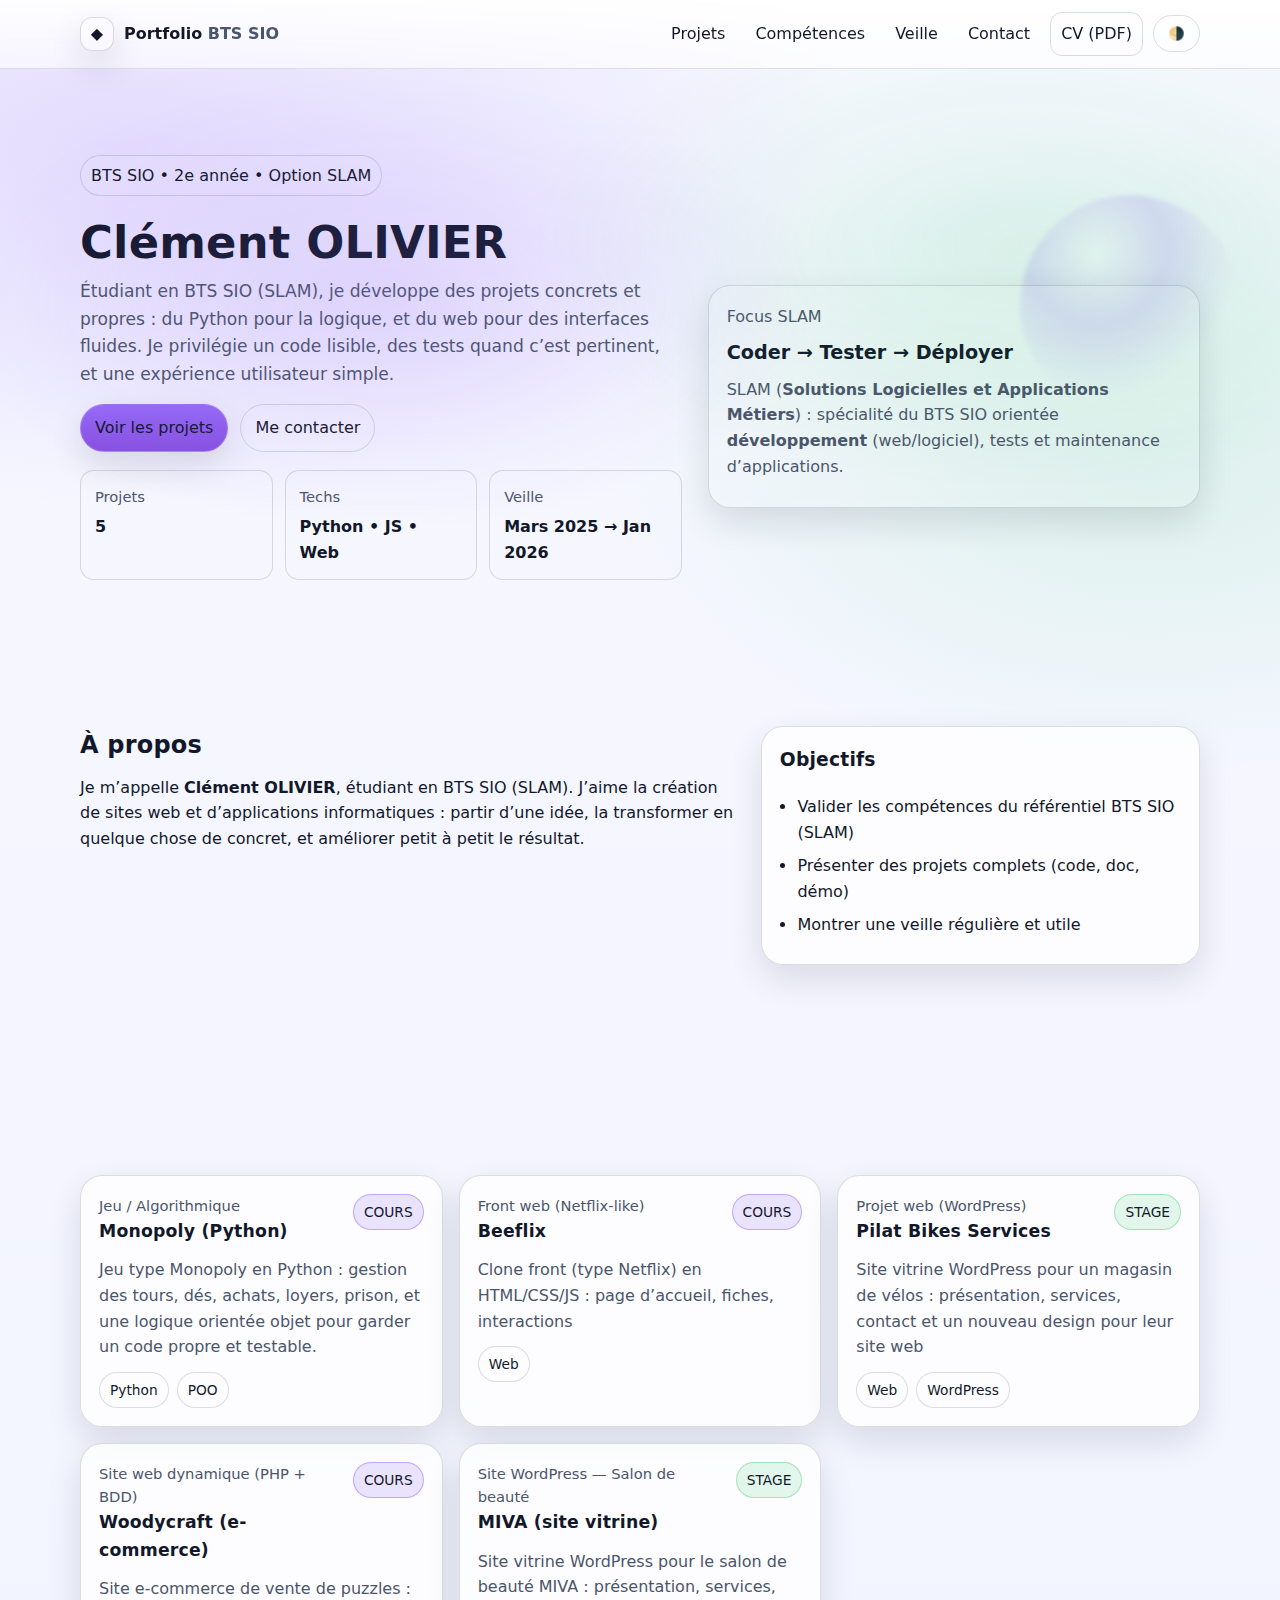
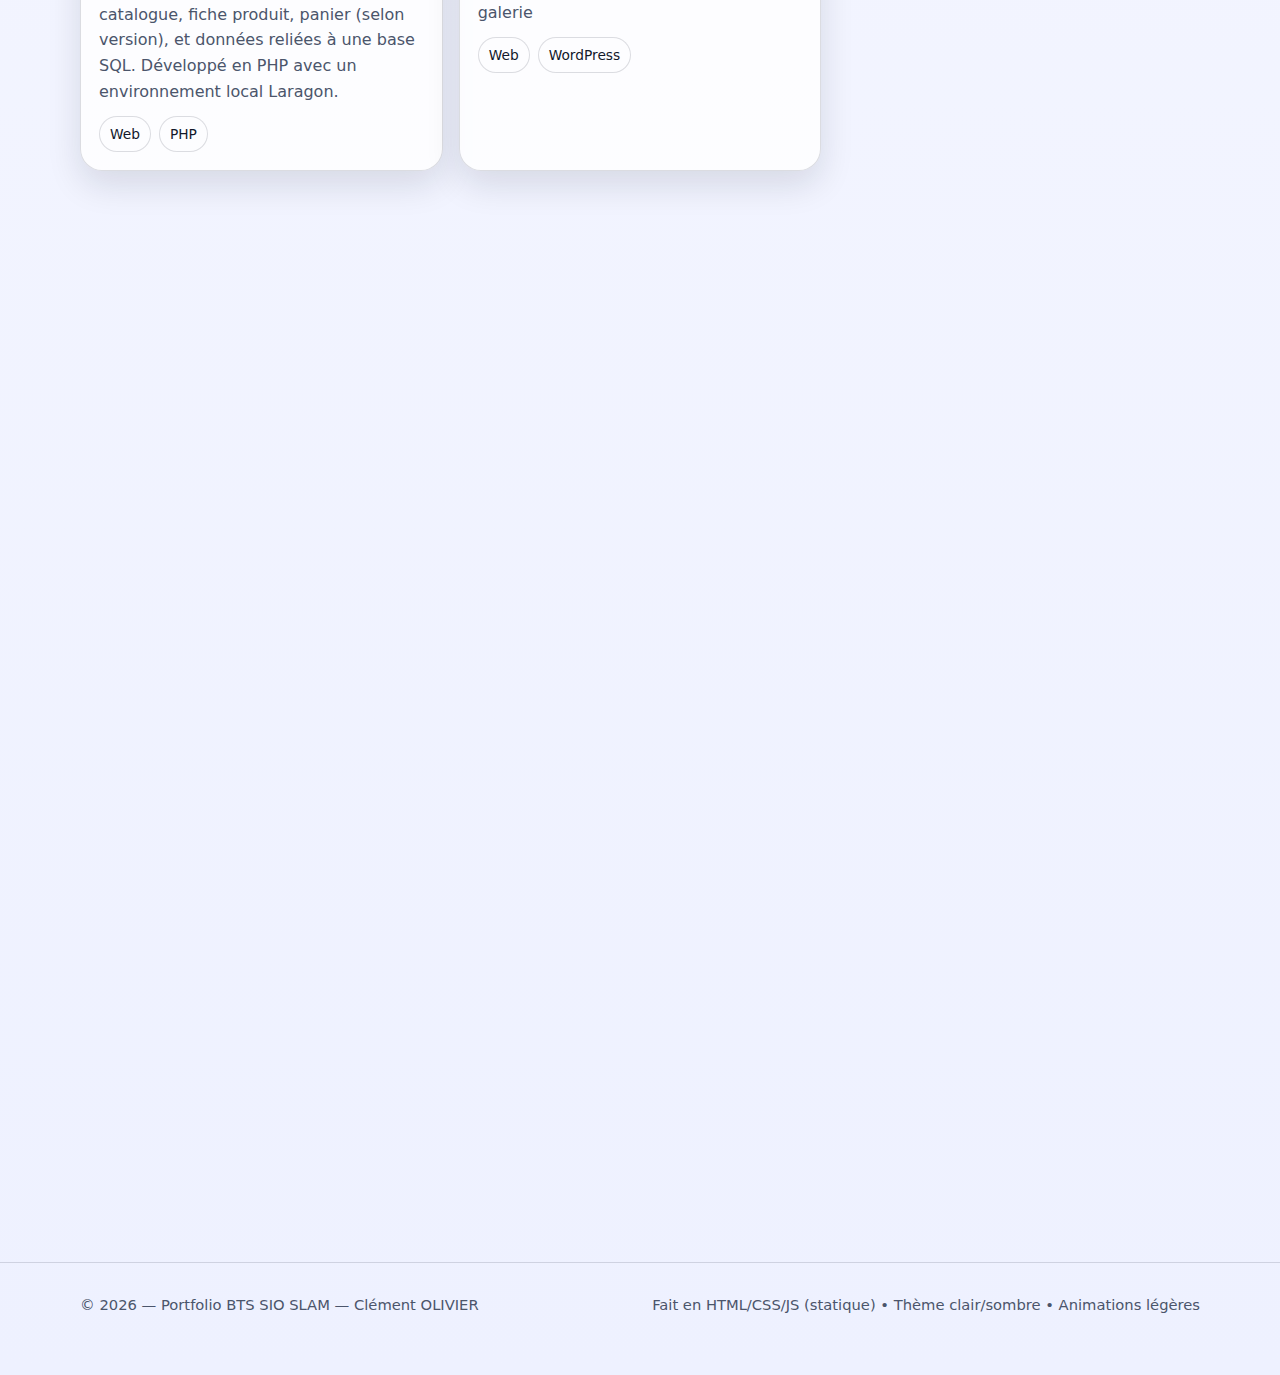
<file: index.html>
<!doctype html>
<html lang="fr">
<head>
  <meta charset="utf-8" />
  <meta name="viewport" content="width=device-width, initial-scale=1" />
  <meta name="color-scheme" content="light dark" />
  <title>Portfolio BTS SIO SLAM — Clément OLIVIER</title>
  <meta name="description" content="Portfolio BTS SIO (SLAM) : projets, compétences, veille technologique, contact." />
  <link rel="preload" href="assets/css/styles.css" as="style" />
  <link rel="stylesheet" href="assets/css/styles.css" />
  <link rel="icon" href="assets/img/favicon.svg" type="image/svg+xml" />
</head>
<body>
  <a class="skip-link" href="#contenu">Aller au contenu</a>

  <header class="topbar" role="banner">
    <div class="container topbar__inner">
      <a class="brand" href="#accueil" aria-label="Retour en haut">
        <span class="brand__mark" aria-hidden="true">◆</span>
        <span class="brand__text">Portfolio <span class="muted">BTS SIO</span></span>
      </a>

      <nav class="nav" aria-label="Navigation principale">
        <button class="nav__toggle" type="button" aria-expanded="false" aria-controls="navLinks">
          <span class="sr-only">Ouvrir le menu</span>
          <span class="burger" aria-hidden="true"></span>
        </button>
        <div id="navLinks" class="nav__links">
          <a href="#projets">Projets</a>
          <a href="#competences">Compétences</a>
          <a href="veille.html">Veille</a>
          <a href="#contact">Contact</a>
          <a class="btn btn--ghost" href="docs/cv.pdf" target="_blank" rel="noopener">CV (PDF)</a>
          <button class="btn btn--ghost" id="themeToggle" type="button" aria-label="Changer de thème">🌗</button>
        </div>
      </nav>
    </div>
  </header>

  <main id="contenu">
    <!-- HERO -->
    <section id="accueil" class="hero">
      <div class="container hero__grid">
        <div class="hero__left">
          <p class="pill reveal">BTS SIO • 2e année • Option SLAM</p>
          <h1 class="reveal">Clément OLIVIER</h1>
          <p class="lead reveal">
            Étudiant en BTS SIO (SLAM), je développe des projets concrets et propres : du Python pour la logique, et du web pour des interfaces fluides. Je privilégie un code lisible, des tests quand c’est pertinent, et une expérience utilisateur simple.
          </p>

          <div class="hero__cta reveal">
            <a class="btn" href="#projets">Voir les projets</a>
            <a class="btn btn--ghost" href="#contact">Me contacter</a>
          </div>

          <dl class="stats reveal" aria-label="Chiffres clés">
            <div class="stat">
              <dt>Projets</dt>
              <dd id="statProjects">5</dd>
            </div>
            <div class="stat">
              <dt>Techs</dt>
              <dd>Python • JS • Web</dd>
            </div>
            <div class="stat">
              <dt>Veille</dt>
              <dd>Mars 2025 → Jan 2026</dd>
            </div>
          </dl>
        </div>

        <div class="hero__right reveal" aria-hidden="true">
          <div class="orb"></div>
          <div class="glass-card">
            <p class="glass-card__kicker">Focus SLAM</p>
            <p class="glass-card__title">Coder → Tester → Déployer</p>
            <p class="glass-card__text">SLAM (<strong>Solutions Logicielles et Applications Métiers</strong>) : spécialité du BTS SIO orientée <strong>développement</strong> (web/logiciel), tests et maintenance d’applications.</p>
            <div class="chips">
            </div>
          </div>
        </div>
      </div>
      <div class="hero__bg" aria-hidden="true"></div>
    </section>

    <!-- ABOUT -->
    <section class="section">
      <div class="container grid2">
        <div class="reveal">
          <h2>À propos</h2>
          <p>Je m’appelle <strong>Clément OLIVIER</strong>, étudiant en BTS SIO (SLAM). J’aime la création de sites web et d’applications informatiques : partir d’une idée, la transformer en quelque chose de concret, et améliorer petit à petit le résultat.</p>
</div>

        <div class="reveal">
          <div class="card">
            <h3>Objectifs</h3>
            <ul class="list">
              <li>Valider les compétences du référentiel BTS SIO (SLAM)</li>
              <li>Présenter des projets complets (code, doc, démo)</li>
              <li>Montrer une veille régulière et utile</li>
            </ul>
          </div>
        </div>
      </div>
    </section>

    <!-- PROJECTS -->
    <section id="projets" class="section section--alt">
      <div class="container">
        <div class="section__head reveal">
          <div>
            <h2>Projets</h2>
          </div>

          <div class="filters" role="group" aria-label="Filtres des projets">
            <button class="chip chip--btn is-active" data-filter="all" type="button">Tous</button>
            <button class="chip chip--btn" data-filter="cours" type="button">Projet en cours</button>
            <button class="chip chip--btn" data-filter="stage" type="button">Projet en stage</button>
          </div>
        </div>

        <div id="projectsGrid" class="cards" aria-label="Liste de projets"></div>
      </div>
    </section>

    <!-- SKILLS -->
    <section id="competences" class="section">
      <div class="container">
        <div class="section__head reveal">
          <div>
            <h2>Compétences (BTS SIO • SLAM)</h2>
          </div>
        </div>

        <div class="grid3">
          <div class="card reveal">
            <h3>Concevoir & Développer</h3>
            <ul class="list">
              <li>Algorithmique, POO (Python)</li>
              <li>Interfaces web : HTML / CSS / JavaScript</li>
              <li>Amélioration continue des projets</li>
            </ul>
          </div>

          <div class="card reveal">
            <h3>Gérer des données</h3>
            <ul class="list">
              <li>Modélisation (UML)</li>
              <li>CRUD, validation, cohérence</li>
              <li>Optimisation & bonnes pratiques</li>
            </ul>
          </div>

          <div class="card reveal">
            <h3>Déployer & Sécuriser</h3>
            <ul class="list">
              <li>Git/GitHub</li>
            </ul>
          </div>

          <div class="card reveal">
            <h3>Langages & techno</h3>
            <ul class="list">
              <li>HTML • CSS • JavaScript</li>
              <li>PHP</li>
              <li>Python</li>
              <li>SQL</li>
              <li>Markdown</li>
              <li>Wordpress</li>
            </ul>
          </div>

        </div>
      </div>
    </section>

    <!-- CONTACT -->
    <section id="contact" class="section">
      <div class="container grid2">
        <div class="reveal">
          <h2>Contact</h2>
<div class="contact-cards">
            <a id="linkGithub" class="card card--link" href="#" target="_blank" rel="noopener">
              <span class="card--link__title">GitHub</span>
              <span class="muted small">Projets & code</span>
            </a>
            <a id="linkLinkedIn" class="card card--link" href="#" target="_blank" rel="noopener">
              <span class="card--link__title">LinkedIn</span>
              <span class="muted small">Profil & parcours</span>
            </a>
            <a id="linkEmail" class="card card--link" href="#">
              <span class="card--link__title">Email</span>
              <span class="muted small">Me joindre</span>
            </a>
          </div>
        </div>
</div>
    </section>

    <!-- MODAL -->
    <dialog class="modal" id="projectModal" aria-label="Détails du projet">
      <div class="modal__header">
        <div>
          <p class="modal__kicker" id="modalKicker"></p>
          <h3 class="modal__title" id="modalTitle"></h3>
        </div>
        <button class="btn btn--ghost" id="modalClose" type="button" aria-label="Fermer">✕</button>
      </div>

      <div class="modal__body">
        <p id="modalDesc"></p>
        <div class="chips" id="modalTags"></div>
        <div class="modal__links" id="modalLinks"></div>
</div>
    </dialog>
  </main>

  <footer class="footer">
    <div class="container footer__inner">
      <p class="muted small">© <span id="year"></span> — Portfolio BTS SIO SLAM — Clément OLIVIER</p>
      <p class="muted small">Fait en HTML/CSS/JS (statique) • Thème clair/sombre • Animations légères</p>
    </div>
  </footer>

  <script src="assets/js/main.js" defer></script>
</body>
</html>
</file>
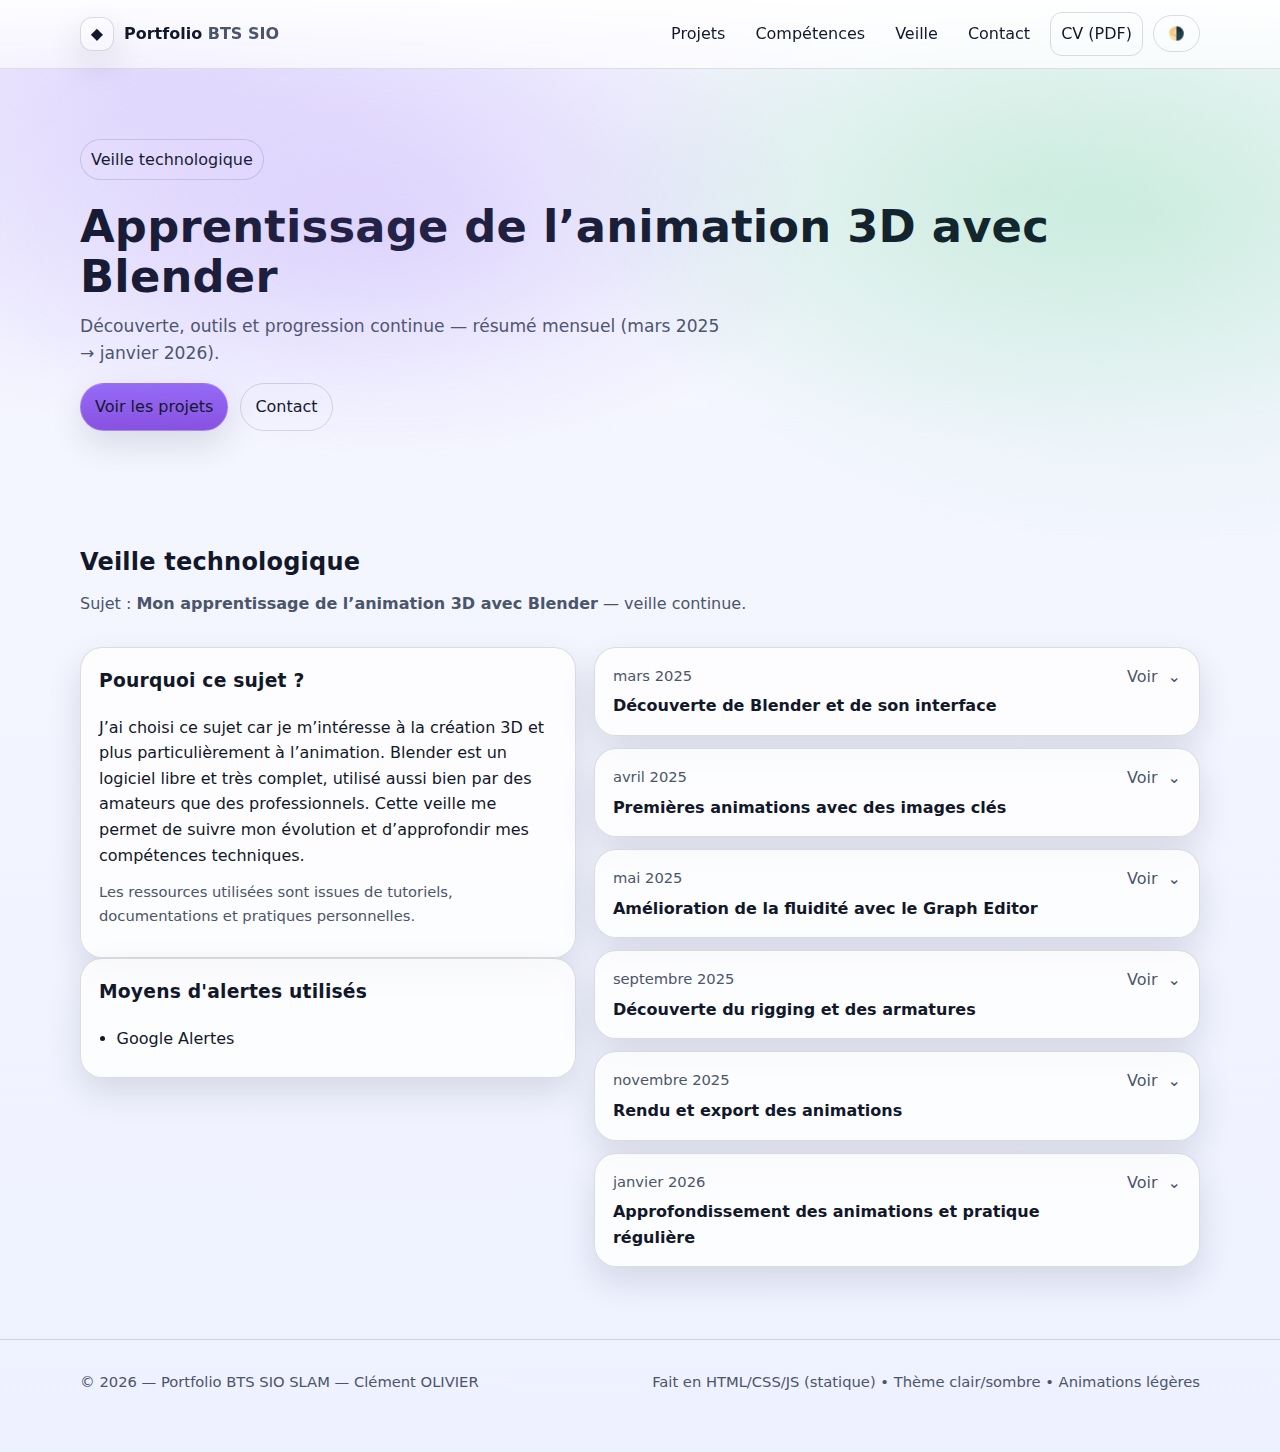
<file: veille.html>
<!doctype html>
<html lang="fr">
<head>
  <meta charset="utf-8" />
  <meta name="viewport" content="width=device-width, initial-scale=1" />
  <meta name="color-scheme" content="light dark" />
  <title>Veille technologique — Animation 3D avec Blender — Clément OLIVIER</title>
  <meta name="description" content="Veille technologique BTS SIO SLAM : apprentissage de l’animation 3D avec Blender (outils, méthodes, progression continue)." />
  <link rel="preload" href="assets/css/styles.css" as="style" />
  <link rel="stylesheet" href="assets/css/styles.css" />
  <link rel="icon" href="assets/img/favicon.svg" type="image/svg+xml" />
</head>

<body>
  <a class="skip-link" href="#contenu">Aller au contenu</a>

  <header class="topbar" role="banner">
    <div class="container topbar__inner">
      <a class="brand" href="index.html#accueil" aria-label="Retour en haut">
        <span class="brand__mark" aria-hidden="true">◆</span>
        <span class="brand__text">Portfolio <span class="muted">BTS SIO</span></span>
      </a>

      <nav class="nav" aria-label="Navigation principale">
        <button class="nav__toggle" type="button" aria-expanded="false" aria-controls="navLinks">
          <span class="sr-only">Ouvrir le menu</span>
          <span class="burger" aria-hidden="true"></span>
        </button>
        <div id="navLinks" class="nav__links">
          <a href="index.html#projets">Projets</a>
          <a href="index.html#competences">Compétences</a>
          <a href="veille.html">Veille</a>
          <a href="index.html#contact">Contact</a>
          <a class="btn btn--ghost" href="assets/docs/cv.pdf" target="_blank" rel="noopener">CV (PDF)</a>
          <button class="btn btn--ghost" id="themeToggle" type="button" aria-label="Changer de thème">🌗</button>
        </div>
      </nav>
    </div>
  </header>

  <main id="contenu">

    <!-- HERO -->
    <section class="hero" style="padding: 70px 0 40px;">
      <div class="container">
        <p class="pill reveal">Veille technologique</p>
        <h1 class="reveal">Apprentissage de l’animation 3D avec Blender</h1>
        <p class="lead reveal">
          Découverte, outils et progression continue — résumé mensuel (mars 2025 → janvier 2026).
        </p>
        <div class="hero__cta reveal">
          <a class="btn" href="index.html#projets">Voir les projets</a>
          <a class="btn btn--ghost" href="index.html#contact">Contact</a>
        </div>
      </div>
      <div class="hero__bg" aria-hidden="true"></div>
    </section>

    <!-- VEILLE -->
    <section id="veille" class="section section--alt">
      <div class="container">
        <div class="section__head reveal">
          <div>
            <h2>Veille technologique</h2>
            <p class="muted">
              Sujet : <strong>Mon apprentissage de l’animation 3D avec Blender</strong> — veille continue.
            </p>
          </div>
        </div>

        <div class="veil">
          <!-- SIDEBAR -->
          <div class="veil__sidebar reveal">
            <div class="card">
              <h3>Pourquoi ce sujet ?</h3>
              <p>
                J’ai choisi ce sujet car je m’intéresse à la création 3D et plus particulièrement à l’animation.
                Blender est un logiciel libre et très complet, utilisé aussi bien par des amateurs que des professionnels.
                Cette veille me permet de suivre mon évolution et d’approfondir mes compétences techniques.
              </p>
              <p class="muted small">
                Les ressources utilisées sont issues de tutoriels, documentations et pratiques personnelles.
              </p>
            </div>

            <!-- Nouvelle bulle pour les moyens d'alertes -->
            <div class="card">
              <h3>Moyens d'alertes utilisés</h3>
              <ul class="entry__bullets">
                <li>Google Alertes</li>
              </ul>
            </div>

          </div>

          <!-- CONTENU -->
          <div class="veil__content reveal">
            <div class="timeline" id="veilleTimeline" aria-label="Chronologie de veille">

              <!-- Mars 2025 -->
              <details class="entry">
                <summary>
                  <div class="entry__left">
                    <span class="entry__date">mars 2025</span>
                    <span class="entry__title">Découverte de Blender et de son interface</span>
                  </div>
                  <div class="entry__right">
                    <span>Voir</span>
                    <span class="chev">⌄</span>
                  </div>
                </summary>
                <div class="entry__body">
                  <p>Première prise en main de Blender et découverte de l’environnement de travail.</p>
                  <ul class="entry__bullets">
                    <li>Navigation dans la vue 3D.</li>
                    <li>Manipulation des objets (déplacement, rotation, échelle).</li>
                    <li>Différence entre Object Mode et Edit Mode.</li>
                  </ul>
                </div>
              </details>

              <!-- Avril 2025 -->
              <details class="entry">
                <summary>
                  <div class="entry__left">
                    <span class="entry__date">avril 2025</span>
                    <span class="entry__title">Premières animations avec des images clés</span>
                  </div>
                  <div class="entry__right">
                    <span>Voir</span>
                    <span class="chev">⌄</span>
                  </div>
                </summary>
                <div class="entry__body">
                  <p>Découverte du principe d’animation par keyframes.</p>
                  <ul class="entry__bullets">
                    <li>Animation simple de position et rotation.</li>
                    <li>Utilisation de la timeline.</li>
                    <li>Compréhension du principe image par image.</li>
                  </ul>
                </div>
              </details>

              <!-- Mai 2025 -->
              <details class="entry">
                <summary>
                  <div class="entry__left">
                    <span class="entry__date">mai 2025</span>
                    <span class="entry__title">Amélioration de la fluidité avec le Graph Editor</span>
                  </div>
                  <div class="entry__right">
                    <span>Voir</span>
                    <span class="chev">⌄</span>
                  </div>
                </summary>
                <div class="entry__body">
                  <p>Utilisation des courbes d’animation pour rendre les mouvements plus naturels.</p>
                  <ul class="entry__bullets">
                    <li>Gestion des accélérations et décélérations.</li>
                    <li>Lecture et modification des courbes.</li>
                    <li>Animations plus réalistes.</li>
                  </ul>
                </div>
              </details>

              <!-- Septembre 2025 -->
              <details class="entry">
                <summary>
                  <div class="entry__left">
                    <span class="entry__date">septembre 2025</span>
                    <span class="entry__title">Découverte du rigging et des armatures</span>
                  </div>
                  <div class="entry__right">
                    <span>Voir</span>
                    <span class="chev">⌄</span>
                  </div>
                </summary>
                <div class="entry__body">
                  <p>Introduction au rigging pour animer des personnages ou objets articulés.</p>
                  <ul class="entry__bullets">
                    <li>Création d’armatures.</li>
                    <li>Association des os au modèle.</li>
                    <li>Premiers mouvements articulés.</li>
                  </ul>
                </div>
              </details>

              <!-- Novembre 2025 -->
              <details class="entry">
                <summary>
                  <div class="entry__left">
                    <span class="entry__date">novembre 2025</span>
                    <span class="entry__title">Rendu et export des animations</span>
                  </div>
                  <div class="entry__right">
                    <span>Voir</span>
                    <span class="chev">⌄</span>
                  </div>
                </summary>
                <div class="entry__body">
                  <p>Apprentissage des réglages de rendu pour exporter une animation finale.</p>
                  <ul class="entry__bullets">
                    <li>Choix entre Eevee et Cycles.</li>
                    <li>Réglages de base de l’éclairage et de la caméra.</li>
                    <li>Export en format vidéo (MP4).</li>
                  </ul>
                </div>
              </details>

              <!-- Janvier 2026 -->
              <details class="entry">
                <summary>
                  <div class="entry__left">
                    <span class="entry__date">janvier 2026</span>
                    <span class="entry__title">Approfondissement des animations et pratique régulière</span>
                  </div>
                  <div class="entry__right">
                    <span>Voir</span>
                    <span class="chev">⌄</span>
                  </div>
                </summary>
                <div class="entry__body">
                  <p>
                    En janvier, je poursuis mon apprentissage en réalisant des animations plus complexes
                    et en retravaillant mes anciens projets afin de les améliorer.
                  </p>
                  <ul class="entry__bullets">
                    <li>Animations plus longues et plus détaillées.</li>
                    <li>Travail sur les transitions entre mouvements.</li>
                    <li>Corrections via le Graph Editor.</li>
                  </ul>
                </div>
              </details>

            </div>
          </div>
        </div>
      </div>
    </section>
  </main>

  <footer class="footer">
    <div class="container footer__inner">
      <p class="muted small">© <span id="year"></span> — Portfolio BTS SIO SLAM — Clément OLIVIER</p>
      <p class="muted small">Fait en HTML/CSS/JS (statique) • Thème clair/sombre • Animations légères</p>
    </div>
  </footer>

  <script src="assets/js/main.js" defer></script>
</body>
</html>
</file>
<file: assets/css/styles.css>
/* =========================================================
   Portfolio BTS SIO SLAM — styles.css
   Design: "glass + neon", accessible, responsive.
========================================================= */

/* ========== Design system ========== */
:root{
  --bg: #0b0f17;
  --bg2:#0d1320;
  --text:#e9eefc;
  --muted:#a9b4d6;
  --card: rgba(255,255,255,.06);
  --stroke: rgba(255,255,255,.12);
  --shadow: 0 12px 40px rgba(0,0,0,.35);
  --accent:#8b5cf6; /* violet */
  --accent2:#22c55e; /* green */
  --radius: 22px;
  --radius-sm: 14px;
  --max: 1120px;
  --focus: 0 0 0 4px rgba(139,92,246,.35);
}

[data-theme="light"]{
  --bg: #f7f8ff;
  --bg2:#eef1ff;
  --text:#12182a;
  --muted:#4b556b;
  --card: rgba(255,255,255,.80);
  --stroke: rgba(15,23,42,.14);
  --shadow: 0 14px 34px rgba(17,24,39,.12);
  --accent:#6d28d9;
  --accent2:#16a34a;
  --focus: 0 0 0 4px rgba(109,40,217,.22);
}

*{box-sizing:border-box}
html{scroll-behavior:smooth}
body{
  margin:0;
  font: 16px/1.6 ui-sans-serif, system-ui, -apple-system, Segoe UI, Roboto, Ubuntu, Cantarell, "Noto Sans", "Helvetica Neue", Arial;
  background: radial-gradient(1200px 600px at 10% 5%, rgba(139,92,246,.18), transparent 60%),
              radial-gradient(1000px 600px at 90% 15%, rgba(34,197,94,.12), transparent 55%),
              linear-gradient(180deg, var(--bg), var(--bg2));
  color: var(--text);
}

a{color:inherit; text-decoration:none}
code{
  font-family: ui-monospace, SFMono-Regular, Menlo, Monaco, Consolas, "Liberation Mono", "Courier New", monospace;
  background: rgba(255,255,255,.06);
  border: 1px solid var(--stroke);
  padding: .12rem .35rem;
  border-radius: 8px;
}
h1,h2,h3{letter-spacing:.2px}
h2{margin: 0 0 10px}
p{margin: 0 0 12px}

/* ========== Layout ========== */
.container{width:min(var(--max), calc(100% - 2rem)); margin-inline:auto}
.section{padding: 72px 0}
.section--alt{background: linear-gradient(180deg, transparent, rgba(255,255,255,.03), transparent)}
.section__head{display:flex; align-items:flex-end; justify-content:space-between; gap:1rem; flex-wrap:wrap; margin-bottom: 18px}
.grid2{display:grid; grid-template-columns: 1.2fr .8fr; gap: 22px}
.grid3{display:grid; grid-template-columns: repeat(3, 1fr); gap: 18px}

@media (max-width: 980px){
  .grid2{grid-template-columns: 1fr}
  .grid3{grid-template-columns: 1fr}
}

/* ========== Utilities ========== */
.muted{color: var(--muted)}
.small{font-size: .92rem}
.sr-only{
  position:absolute; width:1px; height:1px; padding:0; margin:-1px;
  overflow:hidden; clip:rect(0,0,0,0); white-space:nowrap; border:0
}
.skip-link{
  position:absolute; left: 16px; top: 16px; padding: 10px 12px;
  background: var(--card); border: 1px solid var(--stroke); border-radius: 999px;
  transform: translateY(-160%); transition: transform .2s ease;
}
.skip-link:focus{transform: translateY(0); outline: none; box-shadow: var(--focus)}

/* ========== Topbar ========== */
.topbar{
  position: sticky; top: 0; z-index: 60;
  backdrop-filter: blur(14px);
  background: linear-gradient(180deg, rgba(0,0,0,.35), rgba(0,0,0,.10));
  border-bottom: 1px solid var(--stroke);
}
[data-theme="light"] .topbar{
  background: linear-gradient(180deg, rgba(255,255,255,.92), rgba(255,255,255,.60));
}
.topbar__inner{
  display:flex; align-items:center; justify-content:space-between; gap: 14px;
  padding: 12px 0;
}
.brand{display:flex; align-items:center; gap:10px; font-weight:800}
.brand__mark{
  width: 34px; height: 34px; display:grid; place-items:center;
  border-radius: 12px;
  background: radial-gradient(18px 18px at 30% 30%, rgba(255,255,255,.35), rgba(255,255,255,.06));
  border: 1px solid var(--stroke);
  box-shadow: var(--shadow);
}

.nav{position: relative}
.nav__toggle{
  display:none;
  background: transparent;
  border: 1px solid var(--stroke);
  border-radius: 12px;
  padding: 10px 12px;
  cursor:pointer;
}
.burger{display:block; width: 18px; height: 2px; background: currentColor; position: relative}
.burger::before, .burger::after{
  content:""; position:absolute; left:0; width: 18px; height:2px; background: currentColor;
}
.burger::before{top:-6px}
.burger::after{top: 6px}

.nav__links{display:flex; align-items:center; gap: 10px; flex-wrap:wrap}
.nav__links a{
  padding: 8px 10px; border-radius: 12px;
}
.nav__links a:hover{background: rgba(255,255,255,.06)}
@media (max-width: 900px){
  .nav__toggle{display:inline-flex}
  .nav__links{
    position: absolute;
    right: 0; top: 56px;
    display:none;
    background: var(--card);
    border: 1px solid var(--stroke);
    border-radius: 18px;
    padding: 10px;
    box-shadow: var(--shadow);
    min-width: 240px;
  }
  .nav__links.is-open{display:flex; flex-direction:column; align-items:stretch}
  .nav__links a, .nav__links button{justify-content:center}
}

/* ========== Buttons & chips ========== */
.btn{
  display:inline-flex; align-items:center; justify-content:center;
  gap:10px;
  border-radius: 999px;
  padding: 10px 14px;
  border: 1px solid rgba(255,255,255,.18);
  background: linear-gradient(180deg, rgba(139,92,246,.9), rgba(109,40,217,.8));
  box-shadow: var(--shadow);
  cursor:pointer;
  user-select:none;
}
.btn:hover{filter: brightness(1.05)}
.btn:focus{outline:none; box-shadow: var(--focus)}

.btn--ghost{
  background: transparent;
  border: 1px solid var(--stroke);
  box-shadow: none;
}
.btn--ghost:hover{background: rgba(255,255,255,.06)}

.pill{
  display:inline-flex;
  padding: 7px 10px;
  border-radius: 999px;
  border: 1px solid var(--stroke);
  background: rgba(255,255,255,.06);
  width: fit-content;
}

.chips{display:flex; flex-wrap:wrap; gap: 8px; margin-top: 10px}
.chip{
  padding: 7px 10px;
  border-radius: 999px;
  border: 1px solid var(--stroke);
  background: rgba(255,255,255,.05);
  font-size: .92rem;
}
.chip--btn{cursor:pointer}
.chip--btn.is-active{
  border-color: rgba(139,92,246,.45);
  background: rgba(139,92,246,.18);
}

/* ========== Hero ========== */
.hero{
  padding: 86px 0 58px;
  position: relative;
  overflow:hidden;
}
.hero__grid{
  display:grid;
  grid-template-columns: 1.1fr .9fr;
  gap: 26px;
  align-items:center;
}
@media (max-width: 980px){
  .hero__grid{grid-template-columns: 1fr}
}
.hero__bg{
  position:absolute; inset:-1px;
  background:
    radial-gradient(800px 420px at 30% 40%, rgba(139,92,246,.18), transparent 55%),
    radial-gradient(900px 460px at 80% 30%, rgba(34,197,94,.12), transparent 55%);
  pointer-events:none;
  opacity:.85;
}
.hero h1{font-size: clamp(2.1rem, 3.5vw, 3.2rem); line-height: 1.12; margin: 10px 0}
.lead{font-size: 1.07rem; color: var(--muted); max-width: 60ch}
.hero__cta{display:flex; gap: 12px; flex-wrap:wrap; margin-top: 16px}

.stats{
  margin-top: 18px;
  display:grid; grid-template-columns: repeat(3, 1fr);
  gap: 12px;
}
.stat{
  padding: 14px;
  border-radius: var(--radius-sm);
  background: rgba(255,255,255,.05);
  border: 1px solid var(--stroke);
}
.stat dt{color: var(--muted); font-size: .92rem}
.stat dd{margin: 6px 0 0; font-weight: 800}

.hero__right{position:relative; min-height: 280px}
.orb{
  position:absolute; inset: -40px -40px auto auto;
  width: 220px; height: 220px;
  background: radial-gradient(circle at 30% 30%, rgba(255,255,255,.35), rgba(139,92,246,.18), transparent 65%);
  filter: blur(2px);
  border-radius: 999px;
  transform: rotate(12deg);
}
.glass-card{
  position: relative;
  margin-top: 50px;
  padding: 18px;
  border-radius: var(--radius);
  background: linear-gradient(180deg, rgba(255,255,255,.10), rgba(255,255,255,.05));
  border: 1px solid var(--stroke);
  box-shadow: var(--shadow);
}
.glass-card__kicker{color: var(--muted); margin: 0}
.glass-card__title{font-weight: 900; font-size: 1.2rem; margin: 8px 0 0}
.glass-card__text{color: var(--muted); margin: 8px 0 0}

/* ========== Cards / lists ========== */
.card{
  padding: 18px;
  border-radius: var(--radius);
  background: var(--card);
  border: 1px solid var(--stroke);
  box-shadow: var(--shadow);
}
.card h3{margin-top: 0}
.list{margin: 12px 0 0; padding-left: 1.1rem}
.list li{margin: 8px 0}

.cards{
  display:grid;
  grid-template-columns: repeat(3, 1fr);
  gap: 16px;
}
@media (max-width: 980px){
  .cards{grid-template-columns: 1fr}
}

.project{
  position: relative;
  overflow:hidden;
  cursor:pointer;
  transition: transform .18s ease, filter .18s ease;
}
.project:hover{transform: translateY(-2px)}
.project__top{
  display:flex; align-items:flex-start; justify-content:space-between; gap: 12px;
}
.project__title{margin: 0; font-size: 1.08rem; font-weight: 900}
.project__kicker{margin: 0; color: var(--muted); font-size: .92rem}
.project__desc{color: var(--muted); margin: 12px 0 0}
.project__meta{display:flex; gap: 8px; flex-wrap:wrap; margin-top: 12px}
.badge{
  padding: 6px 10px;
  border-radius: 999px;
  border: 1px solid var(--stroke);
  background: rgba(255,255,255,.05);
  font-size: .86rem;
}
.badge--accent{border-color: rgba(139,92,246,.45); background: rgba(139,92,246,.16)}
.badge--green{border-color: rgba(34,197,94,.35); background: rgba(34,197,94,.12)}

.contact-cards{
  display:grid;
  grid-template-columns: repeat(3, 1fr);
  gap: 14px;
  margin-top: 14px;
}
@media (max-width: 980px){
  .contact-cards{grid-template-columns: 1fr}
}
.card--link{
  display:flex;
  flex-direction:column;
  gap: 6px;
  transition: transform .18s ease;
}
.card--link:hover{transform: translateY(-2px)}
.card--link__title{font-weight: 900}

/* ========== Veille timeline ========== */
.veil{display:grid; grid-template-columns: .45fr .55fr; gap: 18px}
@media (max-width: 980px){
  .veil{grid-template-columns: 1fr}
}

.timeline{
  display:flex;
  flex-direction:column;
  gap: 12px;
}

.entry{
  border-radius: var(--radius);
  border: 1px solid var(--stroke);
  background: var(--card);
  box-shadow: var(--shadow);
  overflow:hidden;
}
.entry summary{
  list-style:none;
  cursor:pointer;
  padding: 16px 18px;
  display:flex;
  gap: 14px;
  align-items:flex-start;
  justify-content:space-between;
}
.entry summary::-webkit-details-marker{display:none}
.entry__left{display:flex; flex-direction:column; gap: 6px}
.entry__date{
  color: var(--muted);
  font-size: .92rem;
}
.entry__title{
  font-weight: 900;
}
.entry__right{
  display:flex;
  align-items:center;
  gap: 10px;
  color: var(--muted);
}
.chev{transition: transform .18s ease}
.entry[open] .chev{transform: rotate(180deg)}
.entry__body{
  padding: 0 18px 16px;
  color: var(--muted);
}
.entry__bullets{
  margin: 10px 0 0;
  padding-left: 1.1rem;
}
.entry__bullets li{margin: 8px 0}
.sources{
  margin-top: 12px;
  padding-top: 12px;
  border-top: 1px dashed var(--stroke);
}
.sources a{
  color: var(--text);
  text-decoration: underline;
  text-decoration-thickness: 2px;
  text-underline-offset: 3px;
}

/* ========== Modal ========== */
.modal{
  width: min(760px, calc(100% - 1.6rem));
  border: 1px solid var(--stroke);
  border-radius: var(--radius);
  background: var(--bg);
  color: var(--text);
  box-shadow: var(--shadow);
  padding: 0;
}
.modal::backdrop{
  background: rgba(0,0,0,.55);
  backdrop-filter: blur(6px);
}
.modal__header{
  padding: 16px 18px;
  display:flex; align-items:flex-start; justify-content:space-between; gap: 10px;
  border-bottom: 1px solid var(--stroke);
}
.modal__kicker{color: var(--muted); margin:0}
.modal__title{margin: 6px 0 0}
.modal__body{padding: 14px 18px 18px}
.modal__links{display:flex; gap: 10px; flex-wrap:wrap; margin-top: 12px}
.link{
  display:inline-flex; align-items:center; gap: 8px;
  padding: 8px 10px;
  border-radius: 999px;
  border: 1px solid var(--stroke);
  background: rgba(255,255,255,.05);
}
.link:hover{background: rgba(255,255,255,.08)}
.modal__proof{margin-top: 14px}

/* ========== Footer ========== */
.footer{
  padding: 30px 0 46px;
  border-top: 1px solid var(--stroke);
}
.footer__inner{
  display:flex;
  align-items:center;
  justify-content:space-between;
  gap: 12px;
  flex-wrap:wrap;
}

/* ========== Reveal animation ========== */
.reveal{
  opacity: 0;
  transform: translateY(10px);
  transition: opacity .55s ease, transform .55s ease;
}
.reveal.is-in{
  opacity: 1;
  transform: translateY(0);
}

@media (prefers-reduced-motion: reduce){
  html{scroll-behavior:auto}
  .reveal{opacity:1; transform:none}
  .project{transition:none}
  .chev{transition:none}
}
</file>
